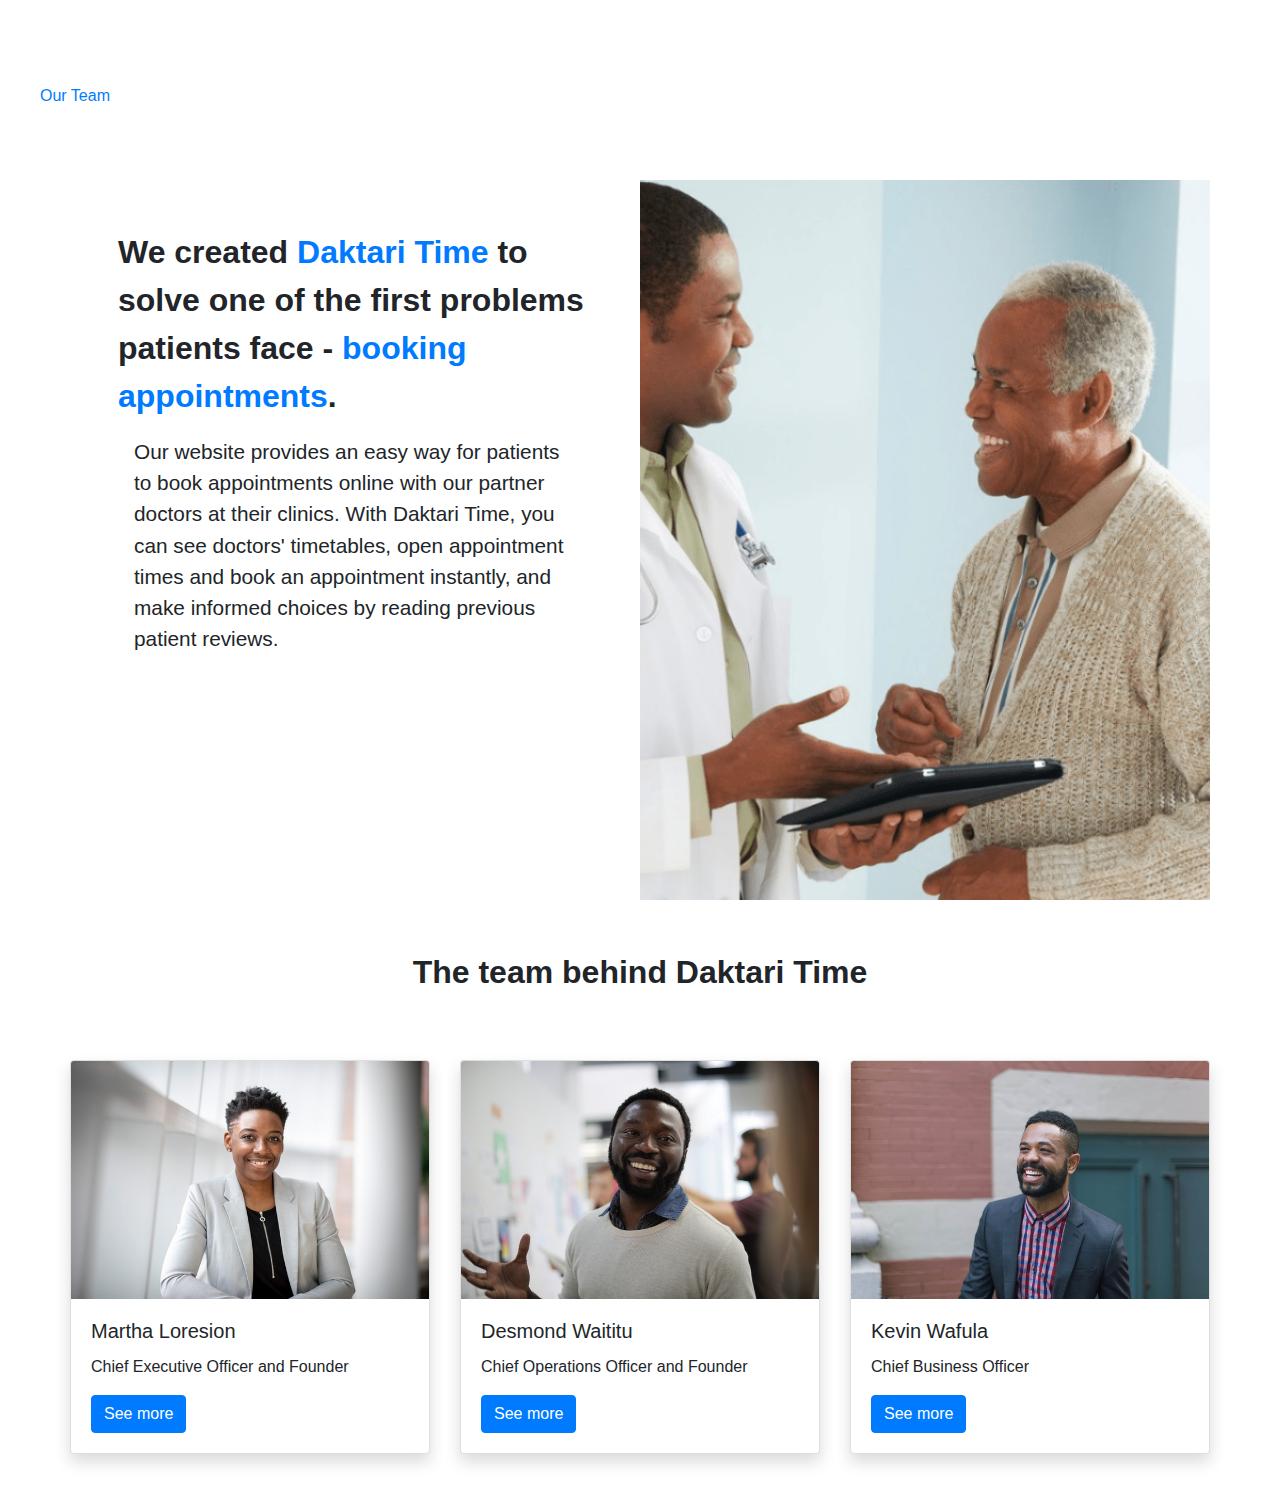
<file: aboutus.html>
<!DOCTYPE html>
<html lang="en">

<head>
	<meta charset="UTF-8">
	<meta name="viewport" content="width=device-width, initial-scale=1.0">
	<meta http-equiv="X-UA-Compatible" content="ie=edge">
	<link rel="stylesheet" href="https://stackpath.bootstrapcdn.com/bootstrap/4.3.1/css/bootstrap.min.css"
		integrity="sha384-ggOyR0iXCbMQv3Xipma34MD+dH/1fQ784/j6cY/iJTQUOhcWr7x9JvoRxT2MZw1T" crossorigin="anonymous">
	<link rel="stylesheet" href="css/styles.css" type="text/css">

	<script src="https://code.jquery.com/jquery-3.4.1.js"
		integrity="sha256-WpOohJOqMqqyKL9FccASB9O0KwACQJpFTUBLTYOVvVU=" crossorigin="anonymous"></script>
	<script src="js/scripts.js"></script>
	<title>Daktari Time/ About Us</title>
</head>

<body>
	
        <!--Navbar -->
        <nav class="mb-1 navbar sticky-top navbar-expand-lg navbar-dark info-color lighten-1">
            <a class="navbar-brand" href="index.html">Daktari Time</a>
            <button class="navbar-toggler" type="button" data-toggle="collapse"
                data-target="#navbarSupportedContent-555" aria-controls="navbarSupportedContent-555"
                aria-expanded="false" aria-label="Toggle navigation">
                <span class="navbar-toggler-icon"></span>
            </button>
            <div class="collapse navbar-collapse" id="navbarSupportedContent-555">
                <ul class="navbar-nav mr-auto">
                    <li class="nav-item active">
                        <a class="nav-link" href="index.html">Home
                            <span class="sr-only">(current)</span>
                        </a>
                    </li>
                    <li class="nav-item">
                        <a class="nav-link" href="aboutus.html">About</a>
                    </li>
                    <li class="nav-item">
                        <a class="nav-link" href="contact.html">Contacts</a>
                    </li>

                    <li class="nav-item dropdown">
                        <a class="nav-link dropdown-toggle" id="navbarDropdownMenuLink-555" data-toggle="dropdown"
                            aria-haspopup="true" aria-expanded="false" href="specialists.html">Specialists
                        </a>
                        <div class="dropdown-menu dropdown-secondary" aria-labelledby="navbarDropdownMenuLink-555">
                            <a class="dropdown-item" href="specialists.html" id="onco">Oncologists</a>
                            <a class="dropdown-item" href="specialists.html" id="gynae">Gynacologists</a>
                            <a class="dropdown-item" href="specialists.html" id="paed">Paediatricians</a>
                        </div>
                    </li>
                </ul>
                <ul class="navbar-nav ml-auto nav-flex-icons">
                    <li class="nav-item">
                        <a class="nav-link waves-effect waves-light">1
                            <i class="fas fa-envelope"></i>
                        </a>
                    </li>
                    <li class="nav-item dropdown">
                        <a class="nav-link dropdown-toggle" id="navbarDropdownMenuLink-4" data-toggle="dropdown"
                            aria-haspopup="true" aria-expanded="false">
                            <i class="fas fa-user"></i> Profile </a>
                        <div class="dropdown-menu dropdown-menu-right dropdown-info"
                            aria-labelledby="navbarDropdownMenuLink-4">
                            <a class="dropdown-item" href="#">My account</a>
                            <a class="dropdown-item" href="#">Log out</a>
                        </div>
                    </li>
                </ul>
            </div>
        </nav>
        <!-- navbar -->
	<nav class="navbar-nav navbar-expand-lg">
		<ul class="mt-3">
			<li class="navbar-text"><a href="#team">Our Team</a></li>
		</ul>
	</nav>

	<div class="container">
		<div class="row my-5 about-us">
			<div class="col-md-6 p-5">
				<p class="lead">We created <span class="text-primary">Daktari Time</span> to solve one of the first
					problems patients face - <span class="text-primary">booking appointments</span>.</p>
				<p class="about-text m-3">Our website provides an easy way for patients to book appointments online with
					our partner doctors at their clinics. With Daktari Time, you can see doctors' timetables, open
					appointment times and book an appointment instantly, and make informed choices by reading previous
					patient reviews.</p>
			</div>
			<div class="col-md-6 about-image"></div>
		</div>
		<div class="row my-5 justify-content-center" id="team">
			<p class="lead">The team behind Daktari Time</p>
		</div>

		<div class="row mb-5">
			<div class="card-deck">
				<div class="card shadow">
					<img class="card-img-top" src="images/team/martha.jpg" alt="CEO Martha">
					<div class="card-body">
						<h5 class="card-title">Martha Loresion</h5>
						<p class="card-text">Chief Executive Officer and Founder</p>
						<button class="btn btn-primary" id="worker1">See more</button>
						<p class="card-text mt-1" id="comment1">Growing up in a family of doctors has helped me be
							conversant with how patients feel when going to hospital and their appointments are
							cancelled or the doctors are not around. I founded Daktari Time to solve this problem.</p>
					</div>
				</div>
				<div class="card shadow">
					<img class="card-img-top" src="images/team/desmond.jpg" alt="Desmond Waititu">
					<div class="card-body">
						<h5 class="card-title">Desmond Waititu</h5>
						<p class="card-text">Chief Operations Officer and Founder</p>
						<button class="btn btn-primary" id="worker2">See more</button>
						<p class="card-text mt-1" id="comment2">Who said staying in long queues at the hospital is
							enjoyable! Daktari Time easens the burden and I'm glad to be part of this team.</p>
					</div>
				</div>
				<div class="card shadow">
					<img class="card-img-top" src="images/team/kevin.jpg" alt="Kevin Wafula">
					<div class="card-body">
						<h5 class="card-title">Kevin Wafula</h5>
						<p class="card-text">Chief Business Officer</p>
						<button class="btn btn-primary" id="worker3">See more</button>
						<p class=" card-text mt-1" id="comment3">Putting myself in patients' shoes, I joined Daktari
							Time to make it easier for them to access professional healthcare in a timely manner.</p>
					</div>
				</div>
			</div>
		</div>

	</div>

</body>

</html>
</file>
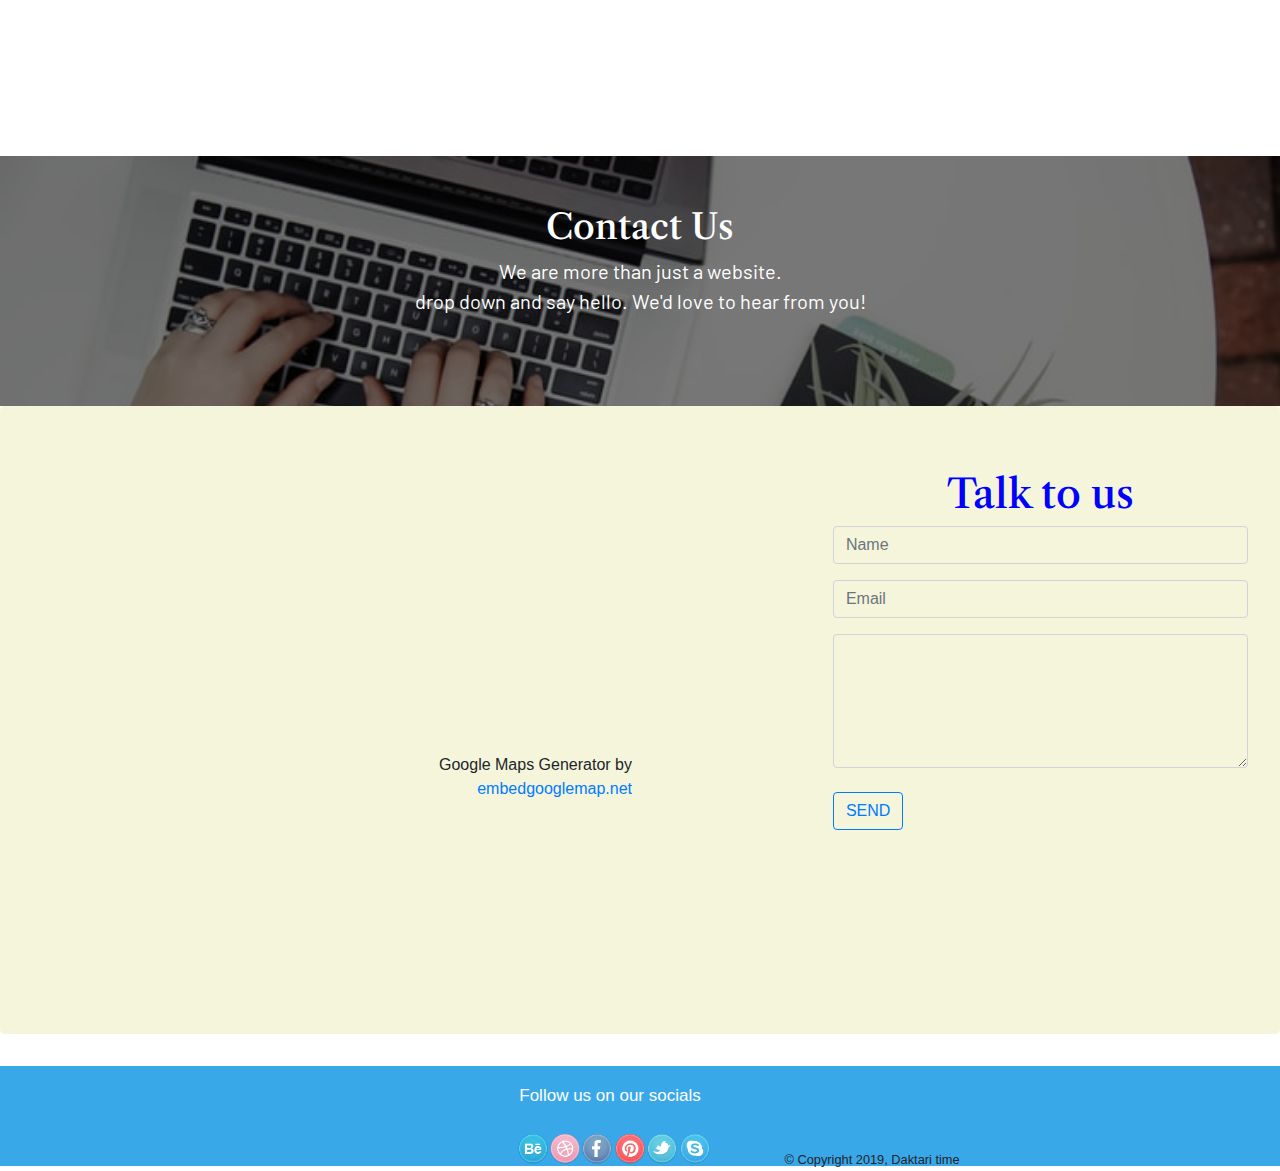
<file: contact.html>
<!DOCTYPE html>
<html lang="en">
<head>
    <link rel="stylesheet" href="https://stackpath.bootstrapcdn.com/bootstrap/4.3.1/css/bootstrap.min.css" integrity="sha384-ggOyR0iXCbMQv3Xipma34MD+dH/1fQ784/j6cY/iJTQUOhcWr7x9JvoRxT2MZw1T" crossorigin="anonymous">
    <link rel="stylesheet" href="css/styles.css" type="text/css">
    <script
    src="https://code.jquery.com/jquery-3.4.1.js"
    integrity="sha256-WpOohJOqMqqyKL9FccASB9O0KwACQJpFTUBLTYOVvVU="
    crossorigin="anonymous"></script>
    <script src="js/scripts.js"></script>
    <link href="https://fonts.googleapis.com/css?family=Merriweather+Sans&display=swap" rel="stylesheet">
    <link href="https://fonts.googleapis.com/css?family=Merriweather+Sans|Rajdhani&display=swap" rel="stylesheet">
    <link href="https://fonts.googleapis.com/css?family=Farro&display=swap" rel="stylesheet">
    <link href="https://fonts.googleapis.com/css?family=Libre+Caslon+Text|Lobster&display=swap" rel="stylesheet">
    <link href="https://fonts.googleapis.com/css?family=Barlow&display=swap" rel="stylesheet">

    <title>Daktari Time</title>
</head>
<body>
    
        <!--Navbar -->
        <nav class="mb-1 navbar sticky-top navbar-expand-lg navbar-dark info-color lighten-1">
            <a class="navbar-brand" href="index.html">Daktari Time</a>
            <button class="navbar-toggler" type="button" data-toggle="collapse"
                data-target="#navbarSupportedContent-555" aria-controls="navbarSupportedContent-555"
                aria-expanded="false" aria-label="Toggle navigation">
                <span class="navbar-toggler-icon"></span>
            </button>
            <div class="collapse navbar-collapse" id="navbarSupportedContent-555">
                <ul class="navbar-nav mr-auto">
                    <li class="nav-item active">
                        <a class="nav-link" href="index.html">Home
                            <span class="sr-only">(current)</span>
                        </a>
                    </li>
                    <li class="nav-item">
                        <a class="nav-link" href="aboutus.html">About</a>
                    </li>
                    <li class="nav-item">
                        <a class="nav-link" href="contact.html">Contacts</a>
                    </li>

                    <li class="nav-item dropdown">
                        <a class="nav-link dropdown-toggle" id="navbarDropdownMenuLink-555" data-toggle="dropdown"
                            aria-haspopup="true" aria-expanded="false" href="specialists.html">Specialists
                        </a>
                        <div class="dropdown-menu dropdown-secondary" aria-labelledby="navbarDropdownMenuLink-555">
                            <a class="dropdown-item" href="specialists.html" id="onco">Oncologists</a>
                            <a class="dropdown-item" href="specialists.html" id="gynae">Gynacologists</a>
                            <a class="dropdown-item" href="specialists.html" id="paed">Paediatricians</a>
                        </div>
                    </li>
                </ul>
                <ul class="navbar-nav ml-auto nav-flex-icons">
                    <li class="nav-item">
                        <a class="nav-link waves-effect waves-light">1
                            <i class="fas fa-envelope"></i>
                        </a>
                    </li>
                    <li class="nav-item dropdown">
                        <a class="nav-link dropdown-toggle" id="navbarDropdownMenuLink-4" data-toggle="dropdown"
                            aria-haspopup="true" aria-expanded="false">
                            <i class="fas fa-user"></i> Profile </a>
                        <div class="dropdown-menu dropdown-menu-right dropdown-info"
                            aria-labelledby="navbarDropdownMenuLink-4">
                            <a class="dropdown-item" href="#">My account</a>
                            <a class="dropdown-item" href="#">Log out</a>
                        </div>
                    </li>
                </ul>
            </div>
        </nav>
        <!-- navbar -->
    <div id="contact" class="container-fluid">
        <div class="overlay">
            <h1 class="contactus">Contact Us</h1>
            <p class="contactparag">We are more than just a website. <br>
                drop down and say hello. We'd love to hear from you!
            </p>
        </div>
    </div>
    <div id="jumbo" class="jumbotron">
        <div class="row">
            <div class="col-md-6">
                <div class="slideshow-container">
                    <div class="mySlides">
                        <div class="mapouter">
                            <div class="gmap_canvas"><iframe width="400" height="300" id="gmap_canvas"
                                    src="https://maps.google.com/maps?q=ngong%20road&t=&z=13&ie=UTF8&iwloc=&output=embed"
                                    frameborder="0" scrolling="no" marginheight="0" marginwidth="0"></iframe>Google Maps
                                Generator by
                                <a href="https://www.embedgooglemap.net">embedgooglemap.net</a></div>
                            <style>
                                .mapouter {
                                    position: relative;
                                    text-align: right;
                                    height: 500px;
                                    width: 600px;
                                }
                                .gmap_canvas {
                                    overflow: hidden;
                                    background: none !important;
                                    height: 500px;
                                    width: 600px;
                                }
                            </style>
                        </div>
                    </div>
                    <div class="mySlides">
                    </div>

                </div>
            </div>

            <div class="col-md-6">
                <form name="commentForm" onsubmit="return myForm()">
                    <h1 class="talk"> Talk to us</h1>
                    <div class="form-group">
                        <input type="text" class="form-control" id="name" name="entername" placeholder="Name">
                    </div>
                    <div class="form-group">
                        <input type="email" class="form-control" id="email" name="enteremail" placeholder="Email">
                    </div>
                    <textarea class="form-control" rows="5" id="comment" name="entercomment"></textarea><br>
                    <button type="submit" class="btn btn-outline-primary">SEND</button>
                </form>

            </div>
        </div>
    </div>
    <footer>
        <h2 class="follow">Follow us on our socials</h2>
        <div id="icons" class="row">
            <div class="col-md-3"></div>
            <div class="col-md-1"><a href="https://www.behance.net/" target="_blank"><img
                        src="images/social_icons/behance.png" width="30" height="30"></a></div>
            <div class="col-md-1"><a href="https://dribbble.com/" target="_blank"><img
                        src="images/social_icons/dribble.png" width="30" height="30"></a></div>
            <div class="col-md-1"><a href="https://www.facebook.com/" target="_blank"><img
                        src="images/social_icons/facebook.png" width="30" height="30"></a></div>
            <div class="col-md-1"><a href="https://www.pinterest.com/" target="_blank"><img
                        src="images/social_icons/pinterest.png" width="30" height="30"></a></div>
            <div class="col-md-1"><a href="https://twitter.com/home" target="_blank"><img
                        src="images/social_icons/twitter.png" width="30" height="30"></a></div>
            <div class="col-md-1"><a href="https://www.skype.com/en/" target="_blank"><img
                        src="images/social_icons/skype.png" width="30" height="30"></a></div>
        </div>
        <small>&copy; Copyright 2019, Daktari time</small>

    </footer>
















  




</body>





</html>

</body>

</body>

</html>
</file>
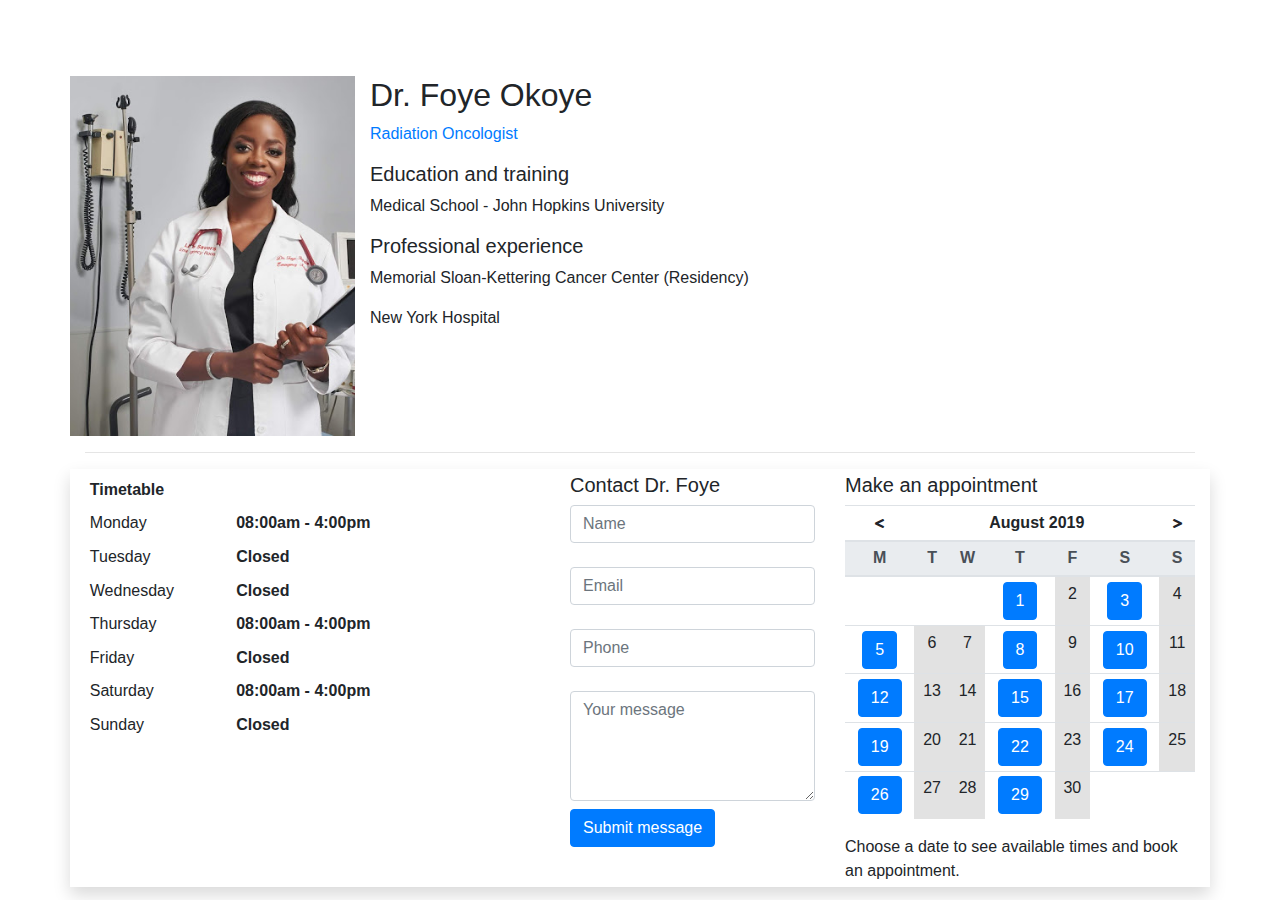
<file: drfoye.html>
<!DOCTYPE html>
<html lang="en">

<head>
	<meta charset="UTF-8">
	<meta name="viewport" content="width=device-width, initial-scale=1.0">
	<meta http-equiv="X-UA-Compatible" content="ie=edge">
	<link rel="stylesheet" href="https://stackpath.bootstrapcdn.com/bootstrap/4.3.1/css/bootstrap.min.css"
		integrity="sha384-ggOyR0iXCbMQv3Xipma34MD+dH/1fQ784/j6cY/iJTQUOhcWr7x9JvoRxT2MZw1T" crossorigin="anonymous">
	<link rel="stylesheet" href="css/styles.css" type="text/css">
	<link rel="stylesheet" href="css/all.css">
	<script src="https://code.jquery.com/jquery-3.4.1.js"
		integrity="sha256-WpOohJOqMqqyKL9FccASB9O0KwACQJpFTUBLTYOVvVU=" crossorigin="anonymous"></script>
	<script src="js/scripts.js"></script>
	<title>Daktari Time/Our Specialits</title>
</head>

<body>
		<nav class="mb-1 navbar navbar-expand-lg navbar-dark info-color lighten-1">
				<a class="navbar-brand" href="index.html">Daktari Time</a>
				<button class="navbar-toggler" type="button" data-toggle="collapse" data-target="#navbarSupportedContent-555"
				  aria-controls="navbarSupportedContent-555" aria-expanded="false" aria-label="Toggle navigation">
				  <span class="navbar-toggler-icon"></span>
				</button>
				<div class="collapse navbar-collapse" id="navbarSupportedContent-555">
				  <ul class="navbar-nav mr-auto">
					<li class="nav-item active">
					  <a class="nav-link" href="index.html">Home
						<span class="sr-only">(current)</span>
					  </a>
					</li>
					<li class="nav-item">
					  <a class="nav-link" href="aboutus.html">About</a>
					</li>
					<li class="nav-item">
							<a class="nav-link" href="contact.html">Contacts</a>
						  </li>
				  
					<li class="nav-item dropdown">
					  <a class="nav-link dropdown-toggle" id="navbarDropdownMenuLink-555" data-toggle="dropdown"
						aria-haspopup="true" aria-expanded="false" href="specialists.html">Specialists
					  </a>
					  <div class="dropdown-menu dropdown-secondary" aria-labelledby="navbarDropdownMenuLink-555">
						<a class="dropdown-item" href="specialists.html" id="onco">Oncologists</a>
						<a class="dropdown-item" href="specialists.html" id="gynae">Gynacologists</a>
						<a class="dropdown-item" href="specialists.html" id="paed">Paediatricians</a>
					  </div>
					</li>
				  </ul>
				  <ul class="navbar-nav ml-auto nav-flex-icons">
					<li class="nav-item">
					  <a class="nav-link waves-effect waves-light">1
						<i class="fas fa-envelope"></i>
					  </a>
					</li>
					<li class="nav-item dropdown">
							<a class="nav-link dropdown-toggle" id="navbarDropdownMenuLink-4" data-toggle="dropdown"
							  aria-haspopup="true" aria-expanded="false">
							  <i class="fas fa-user"></i> Profile </a>
							<div class="dropdown-menu dropdown-menu-right dropdown-info" aria-labelledby="navbarDropdownMenuLink-4">
							  <a class="dropdown-item" href="#">My account</a>
							  <a class="dropdown-item" href="#">Log out</a>
							</div>
						  </li>
				  </ul>
				</div>
			  </nav>
			  <!--/.Navbar -->
			<!-- navbar -->
	<div class="container pt-3">
		<div class="row my-0">
			<div class="col-md-3 foyeimage">
			</div>
			<div class="col-md-7">
				<h2>Dr. Foye Okoye</h2>
				<p class="text-primary">Radiation Oncologist</p>
				<h5>Education and training</h5>
				<p>Medical School - John Hopkins University</p>
				<p></p>
				<h5>Professional experience</h5>
				<p>Memorial Sloan-Kettering Cancer Center (Residency)</p>
				<p class="my-">New York Hospital</p>
			</div>
		</div>
		<hr>
		<div class="row my-0 shadow">
			<div class="col-md-4 mt-1">
				<table class="table table-borderless table-sm">
					<thead class="my-0">
						<tr>
							<th scope="col">Timetable</th>
							<th scope="col"></th>
							<th scope="col"></th>
						</tr>
					</thead>
					<tbody>
						<tr>
							<td class="font-weight-light">Monday</td>
							<td></td>
							<td class="font-weight-bold">08:00am - 4:00pm</td>
						</tr>
						<tr>
							<td class="font-weight-light">Tuesday</td>
							<td></td>
							<td class="font-weight-bold">Closed</td>
						</tr>
						<tr>
							<td class="font-weight-light">Wednesday</td>
							<td></td>
							<td class="font-weight-bold">Closed</td>
						</tr>
						<tr>
							<td class="font-weight-light">Thursday</td>
							<td></td>
							<td class="font-weight-bold">08:00am - 4:00pm</td>
						</tr>
						<tr>
							<td class="font-weight-light">Friday</td>
							<td></td>
							<td class="font-weight-bold">Closed</td>
						</tr>
						<tr>
							<td class="font-weight-light">Saturday</td>
							<td></td>
							<td class="font-weight-bold">08:00am - 4:00pm</td>
						</tr>
						<tr>
							<td class="font-weight-light">Sunday</td>
							<td></td>
							<td class="font-weight-bold">Closed</td>
						</tr>
					</tbody>
				</table>
			</div>

			<div class="col-md-4 mt-1">
				<form id="details">
					<h5 class="mb-2">Contact Dr. Foye</h5>
					<div class="form-group">
						<input type="text" name="name" class="form-control" id="letters" placeholder="Name" required>
						<label class="form-check-label"></label>
						<input type="email" name="email" class="form-control" id="address" placeholder="Email" required>
						<label class="form-check-label"></label>
						<input type="number" name="phone" class="form-control" id="mobile" placeholder="Phone" required>
						<label class="form-check-label"></label>
						<textarea class="form-control" name="message" id="message" cols="5" rows="4"
							placeholder="Your message" required></textarea>
						<button id="questionDoctor" type="submit" class="btn btn-primary mt-2">Submit message</button>
					</div>
				</form>
				<p class="show-details"></p>
			</div>
			<div class="col-md-4 mt-1">
				<h5>Make an appointment</h5>
				<table class="table table-sm table-bordred text-center">
					<thead>
						<tr>
							<th><i class="fas fa-less-than fa-xs"></i></th>
							<th colspan="5">August 2019</th>
							<th><i class="fas fa-greater-than fa-xs"></i></th>
						</tr>
					</thead>
					<thead class="thead-light">
						<tr>
							<th>M</th>
							<th>T</th>
							<th>W</th>
							<th>T</th>
							<th>F</th>
							<th>S</th>
							<th>S</th>
						</tr>
					</thead>
					<tbody>
						<tr>
							<td></td>
							<td></td>
							<td></td>
							<td><button class="btn btn-primary" id="day1">1</button></td>
							<td class="absent">2</td>
							<td><button class="btn btn-primary" id="day3">3</button></td>
							<td class="absent">4</td>
						</tr>
						<tr>
							<td><button class="btn btn-primary" id="day5">5</button></td>
							<td class="absent">6</td>
							<td class="absent">7</td>
							<td><button class="btn btn-primary" id="day8">8</button></td>
							<td class="absent">9</td>
							<td><button class="btn btn-primary" id="day10">10</button></td>
							<td class="absent">11</td>
						</tr>
						<tr>
							<td><button class="btn btn-primary" id="day12">12</button></td>
							<td class="absent">13</td>
							<td class="absent">14</td>
							<td><button class="btn btn-primary" id="day15">15</button></td>
							<td class="absent">16</td>
							<td><button class="btn btn-primary" id="day17">17</button></td>
							<td class="absent">18</td>
						</tr>
						<tr>
							<td><button class="btn btn-primary" id="day19">19</button></td>
							<td class="absent">20</td>
							<td class="absent">21</td>
							<td><button class="btn btn-primary" id="day22">22</button></td>
							<td class="absent">23</td>
							<td><button class="btn btn-primary" id="day24">24</button></td>
							<td class="absent">25</td>
						</tr>
						<tr>
							<td><button class="btn btn-primary" id="day26">26</button></td>
							<td class="absent">27</td>
							<td class="absent">28</td>
							<td><button class="btn btn-primary" id="day29">29</button></td>
							<td class="absent">30</td>
							<td></td>
							<td></td>
						</tr>
					</tbody>
				</table>
				<p class="my-1" id="choose">Choose a date to see available times and book an appointment.</p>
				<!--				<button type="button" id="book" class="btn btn-outline-primary">Book appointment</button>-->
				<div class="time my-1">
					<button type="button" id="book1" class="btn btn-primary btn-sm">8:00am</button>
					<button type="button" id="book2" class="btn btn-primary btn-sm">9:00am</button>
					<button type="button" id="book3" class="btn btn-primary btn-sm">11:00am</button>
					<button type="button" id="book4" class="btn btn-primary btn-sm">02:00pm</button>
					<button type="button" id="book5" class="btn btn-primary btn-sm mt-1">4:00pm</button>
				</div>
				<div id="p" class="my-1"></div>
			</div>
		</div>

	</div>


</body>


</html>
</file>
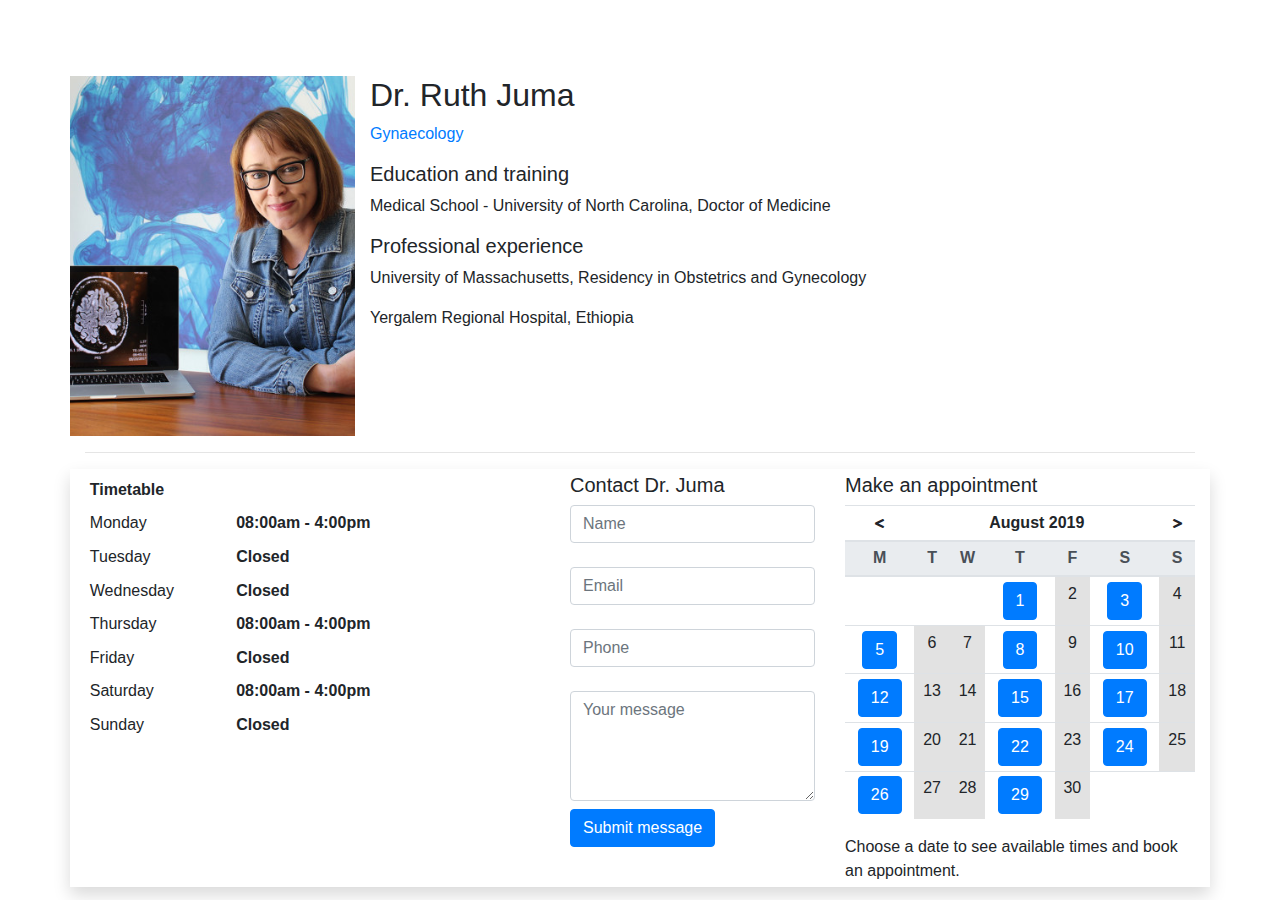
<file: drjuma.html>
<!DOCTYPE html>
<html lang="en">

<head>
	<meta charset="UTF-8">
	<meta name="viewport" content="width=device-width, initial-scale=1.0">
	<meta http-equiv="X-UA-Compatible" content="ie=edge">
	<link rel="stylesheet" href="https://stackpath.bootstrapcdn.com/bootstrap/4.3.1/css/bootstrap.min.css"
		integrity="sha384-ggOyR0iXCbMQv3Xipma34MD+dH/1fQ784/j6cY/iJTQUOhcWr7x9JvoRxT2MZw1T" crossorigin="anonymous">
	<link rel="stylesheet" href="css/styles.css" type="text/css">
	<link rel="stylesheet" href="css/all.css">
	<script src="https://code.jquery.com/jquery-3.4.1.js"
		integrity="sha256-WpOohJOqMqqyKL9FccASB9O0KwACQJpFTUBLTYOVvVU=" crossorigin="anonymous"></script>
	<script src="js/scripts.js"></script>
	<title>Daktari Time/Our Specialits</title>
</head>

<body>
		<nav class="mb-1 navbar navbar-expand-lg navbar-dark info-color lighten-1">
				<a class="navbar-brand" href="index.html">Daktari Time</a>
				<button class="navbar-toggler" type="button" data-toggle="collapse" data-target="#navbarSupportedContent-555"
				  aria-controls="navbarSupportedContent-555" aria-expanded="false" aria-label="Toggle navigation">
				  <span class="navbar-toggler-icon"></span>
				</button>
				<div class="collapse navbar-collapse" id="navbarSupportedContent-555">
				  <ul class="navbar-nav mr-auto">
					<li class="nav-item active">
					  <a class="nav-link" href="index.html">Home
						<span class="sr-only">(current)</span>
					  </a>
					</li>
					<li class="nav-item">
					  <a class="nav-link" href="aboutus.html">About</a>
					</li>
					<li class="nav-item">
							<a class="nav-link" href="contact.html">Contacts</a>
						  </li>
				  
					<li class="nav-item dropdown">
					  <a class="nav-link dropdown-toggle" id="navbarDropdownMenuLink-555" data-toggle="dropdown"
						aria-haspopup="true" aria-expanded="false" href="specialists.html">Specialists
					  </a>
					  <div class="dropdown-menu dropdown-secondary" aria-labelledby="navbarDropdownMenuLink-555">
						<a class="dropdown-item" href="specialists.html" id="onco">Oncologists</a>
						<a class="dropdown-item" href="specialists.html" id="gynae">Gynacologists</a>
						<a class="dropdown-item" href="specialists.html" id="paed">Paediatricians</a>
					  </div>
					</li>
				  </ul>
				  <ul class="navbar-nav ml-auto nav-flex-icons">
					<li class="nav-item">
					  <a class="nav-link waves-effect waves-light">1
						<i class="fas fa-envelope"></i>
					  </a>
					</li>
					<li class="nav-item dropdown">
							<a class="nav-link dropdown-toggle" id="navbarDropdownMenuLink-4" data-toggle="dropdown"
							  aria-haspopup="true" aria-expanded="false">
							  <i class="fas fa-user"></i> Profile </a>
							<div class="dropdown-menu dropdown-menu-right dropdown-info" aria-labelledby="navbarDropdownMenuLink-4">
							  <a class="dropdown-item" href="#">My account</a>
							  <a class="dropdown-item" href="#">Log out</a>
							</div>
						  </li>
				  </ul>
				</div>
			  </nav>
			  <!--/.Navbar -->
			<!-- navbar -->
	<div class="container pt-3">
		<div class="row my-0">
			<div class="col-md-3 ruthimage">
			</div>
			<div class="col-md-7">
				<h2>Dr. Ruth Juma</h2>
				<p class="text-primary">Gynaecology</p>
				<h5>Education and training</h5>
				<p>Medical School - University of North Carolina, Doctor of Medicine</p>
				<h5>Professional experience</h5>
				<p>University of Massachusetts, Residency in Obstetrics and Gynecology</p>
				<p>Yergalem Regional Hospital, Ethiopia</p>
			</div>
		</div>
		<hr>
		<div class="row my-0 shadow">
			<div class="col-md-4 mt-1">
				<table class="table table-borderless table-sm">
					<thead class="my-0">
						<tr>
							<th scope="col">Timetable</th>
							<th scope="col"></th>
							<th scope="col"></th>
						</tr>
					</thead>
					<tbody>
						<tr>
							<td class="font-weight-light">Monday</td>
							<td></td>
							<td class="font-weight-bold">08:00am - 4:00pm</td>
						</tr>
						<tr>
							<td class="font-weight-light">Tuesday</td>
							<td></td>
							<td class="font-weight-bold">Closed</td>
						</tr>
						<tr>
							<td class="font-weight-light">Wednesday</td>
							<td></td>
							<td class="font-weight-bold">Closed</td>
						</tr>
						<tr>
							<td class="font-weight-light">Thursday</td>
							<td></td>
							<td class="font-weight-bold">08:00am - 4:00pm</td>
						</tr>
						<tr>
							<td class="font-weight-light">Friday</td>
							<td></td>
							<td class="font-weight-bold">Closed</td>
						</tr>
						<tr>
							<td class="font-weight-light">Saturday</td>
							<td></td>
							<td class="font-weight-bold">08:00am - 4:00pm</td>
						</tr>
						<tr>
							<td class="font-weight-light">Sunday</td>
							<td></td>
							<td class="font-weight-bold">Closed</td>
						</tr>
					</tbody>
				</table>
			</div>

			<div class="col-md-4 mt-1">
				<form id="details">
					<h5 class="mb-2">Contact Dr. Juma</h5>
					<div class="form-group">
						<input type="text" name="name" class="form-control" id="letters" placeholder="Name" required>
						<label class="form-check-label"></label>
						<input type="email" name="email" class="form-control" id="address" placeholder="Email" required>
						<label class="form-check-label"></label>
						<input type="number" name="phone" class="form-control" id="mobile" placeholder="Phone" required>
						<label class="form-check-label"></label>
						<textarea class="form-control" name="message" id="message" cols="5" rows="4"
							placeholder="Your message" required></textarea>
						<button id="questionDoctor" type="submit" class="btn btn-primary mt-2">Submit message</button>
					</div>
				</form>
				<p class="show-details"></p>
			</div>
			<div class="col-md-4 mt-1">
				<h5>Make an appointment</h5>
				<table class="table table-sm table-bordred text-center">
					<thead>
						<tr>
							<th><i class="fas fa-less-than fa-xs"></i></th>
							<th colspan="5">August 2019</th>
							<th><i class="fas fa-greater-than fa-xs"></i></th>
						</tr>
					</thead>
					<thead class="thead-light">
						<tr>
							<th>M</th>
							<th>T</th>
							<th>W</th>
							<th>T</th>
							<th>F</th>
							<th>S</th>
							<th>S</th>
						</tr>
					</thead>
					<tbody>
						<tr>
							<td></td>
							<td></td>
							<td></td>
							<td><button class="btn btn-primary" id="day1">1</button></td>
							<td class="absent">2</td>
							<td><button class="btn btn-primary" id="day3">3</button></td>
							<td class="absent">4</td>
						</tr>
						<tr>
							<td><button class="btn btn-primary" id="day5">5</button></td>
							<td class="absent">6</td>
							<td class="absent">7</td>
							<td><button class="btn btn-primary" id="day8">8</button></td>
							<td class="absent">9</td>
							<td><button class="btn btn-primary" id="day10">10</button></td>
							<td class="absent">11</td>
						</tr>
						<tr>
							<td><button class="btn btn-primary" id="day12">12</button></td>
							<td class="absent">13</td>
							<td class="absent">14</td>
							<td><button class="btn btn-primary" id="day15">15</button></td>
							<td class="absent">16</td>
							<td><button class="btn btn-primary" id="day17">17</button></td>
							<td class="absent">18</td>
						</tr>
						<tr>
							<td><button class="btn btn-primary" id="day19">19</button></td>
							<td class="absent">20</td>
							<td class="absent">21</td>
							<td><button class="btn btn-primary" id="day22">22</button></td>
							<td class="absent">23</td>
							<td><button class="btn btn-primary" id="day24">24</button></td>
							<td class="absent">25</td>
						</tr>
						<tr>
							<td><button class="btn btn-primary" id="day26">26</button></td>
							<td class="absent">27</td>
							<td class="absent">28</td>
							<td><button class="btn btn-primary" id="day29">29</button></td>
							<td class="absent">30</td>
							<td></td>
							<td></td>
						</tr>
					</tbody>
				</table>
				<p class="my-1" id="choose">Choose a date to see available times and book an appointment.</p>
<!--				<button type="button" id="book" class="btn btn-outline-primary">Book appointment</button>-->
				<div class="time my-1">
					<button type="button" id="book1" class="btn btn-primary btn-sm">8:00am</button>
					<button type="button" id="book2" class="btn btn-primary btn-sm">9:00am</button>
					<button type="button" id="book3" class="btn btn-primary btn-sm">11:00am</button>
					<button type="button" id="book4" class="btn btn-primary btn-sm">02:00pm</button>
					<button type="button" id="book5" class="btn btn-primary btn-sm mt-1">4:00pm</button>
				</div>
				<div id="p" class="my-1"></div>
			</div>
		</div>

	</div>


</body>


</html>
</file>
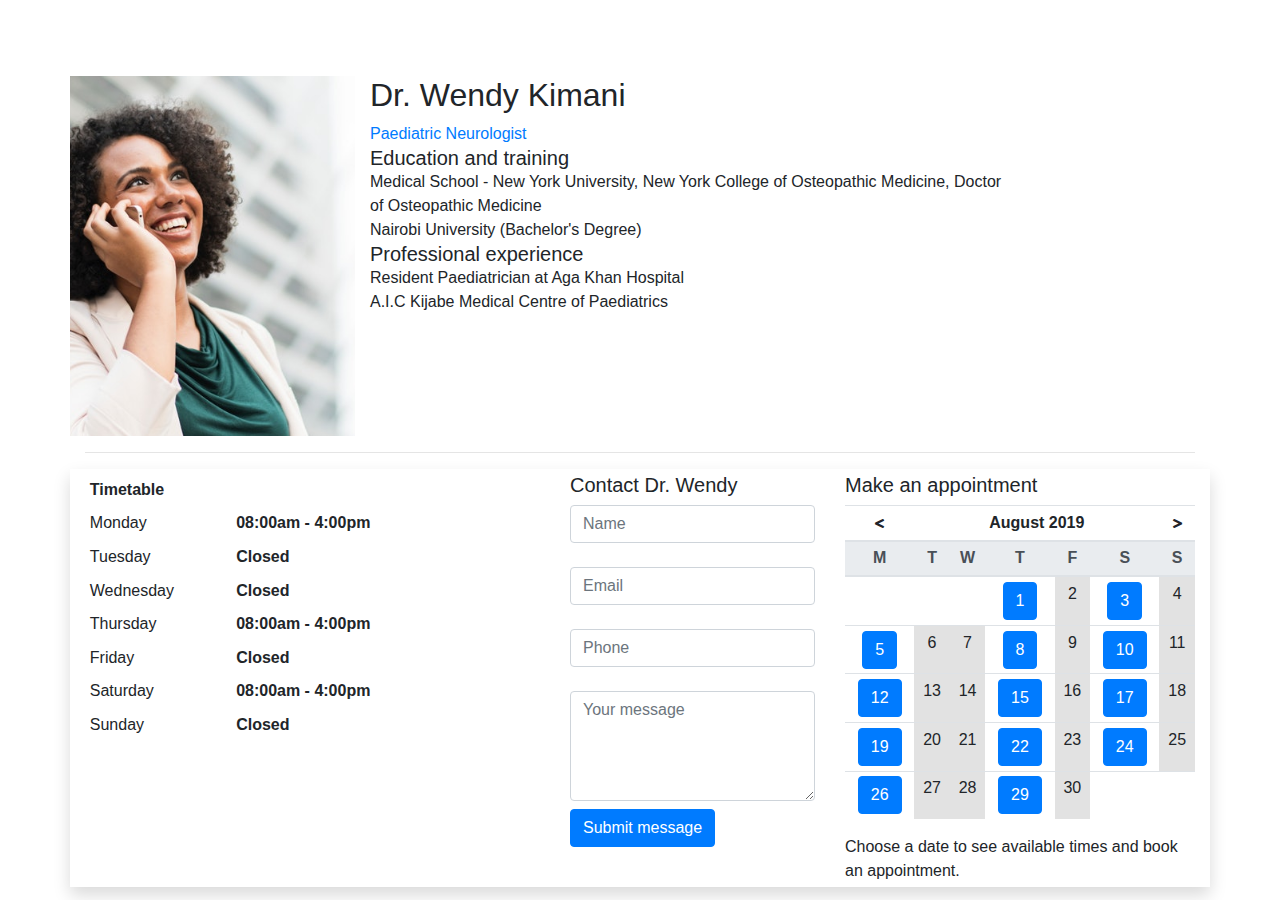
<file: drwendy.html>
<!DOCTYPE html>
<html lang="en">

<head>
	<meta charset="UTF-8">
	<meta name="viewport" content="width=device-width, initial-scale=1.0">
	<meta http-equiv="X-UA-Compatible" content="ie=edge">
	<link rel="stylesheet" href="https://stackpath.bootstrapcdn.com/bootstrap/4.3.1/css/bootstrap.min.css" integrity="sha384-ggOyR0iXCbMQv3Xipma34MD+dH/1fQ784/j6cY/iJTQUOhcWr7x9JvoRxT2MZw1T" crossorigin="anonymous">
	<link rel="stylesheet" href="css/styles.css" type="text/css">
	<link rel="stylesheet" href="css/all.css">
	<script src="https://code.jquery.com/jquery-3.4.1.js" integrity="sha256-WpOohJOqMqqyKL9FccASB9O0KwACQJpFTUBLTYOVvVU=" crossorigin="anonymous"></script>
	<script src="js/scripts.js"></script>
	<title>Daktari Time/Our Specialits</title>
</head>

<body>
		<nav class="mb-1 navbar navbar-expand-lg navbar-dark info-color lighten-1">
				<a class="navbar-brand" href="index.html">Daktari Time</a>
				<button class="navbar-toggler" type="button" data-toggle="collapse" data-target="#navbarSupportedContent-555"
				  aria-controls="navbarSupportedContent-555" aria-expanded="false" aria-label="Toggle navigation">
				  <span class="navbar-toggler-icon"></span>
				</button>
				<div class="collapse navbar-collapse" id="navbarSupportedContent-555">
				  <ul class="navbar-nav mr-auto">
					<li class="nav-item active">
					  <a class="nav-link" href="index.html">Home
						<span class="sr-only">(current)</span>
					  </a>
					</li>
					<li class="nav-item">
					  <a class="nav-link" href="aboutus.html">About</a>
					</li>
					<li class="nav-item">
							<a class="nav-link" href="contact.html">Contacts</a>
						  </li>
				  
					<li class="nav-item dropdown">
					  <a class="nav-link dropdown-toggle" id="navbarDropdownMenuLink-555" data-toggle="dropdown"
						aria-haspopup="true" aria-expanded="false" href="specialists.html">Specialists
					  </a>
					  <div class="dropdown-menu dropdown-secondary" aria-labelledby="navbarDropdownMenuLink-555">
						<a class="dropdown-item" href="specialists.html" id="onco">Oncologists</a>
						<a class="dropdown-item" href="specialists.html" id="gynae">Gynacologists</a>
						<a class="dropdown-item" href="specialists.html" id="paed">Paediatricians</a>
					  </div>
					</li>
				  </ul>
				  <ul class="navbar-nav ml-auto nav-flex-icons">
					<li class="nav-item">
					  <a class="nav-link waves-effect waves-light">1
						<i class="fas fa-envelope"></i>
					  </a>
					</li>
					<li class="nav-item dropdown">
							<a class="nav-link dropdown-toggle" id="navbarDropdownMenuLink-4" data-toggle="dropdown"
							  aria-haspopup="true" aria-expanded="false">
							  <i class="fas fa-user"></i> Profile </a>
							<div class="dropdown-menu dropdown-menu-right dropdown-info" aria-labelledby="navbarDropdownMenuLink-4">
							  <a class="dropdown-item" href="#">My account</a>
							  <a class="dropdown-item" href="#">Log out</a>
							</div>
						  </li>
				  </ul>
				</div>
			  </nav>
			  <!--/.Navbar -->
			<!-- navbar -->
	<div class="container pt-3">
		<div class="row my-0">
			<div class="col-md-3 wendyimage">
			</div>
			<div class="col-md-7">
				<h2>Dr. Wendy Kimani</h2>
				<p class="text-primary my-0">Paediatric Neurologist</p>
				<h5 class="my-0">Education and training</h5>
				<p class="my-0">Medical School - New York University, New York College of Osteopathic Medicine, Doctor of Osteopathic Medicine</p>
				<p class="my-0">Nairobi University (Bachelor's Degree)</p>
				<h5 class="my-0">Professional experience</h5>
				<p class="my-0">Resident Paediatrician at Aga Khan Hospital</p>
				<p class="my-">A.I.C Kijabe Medical Centre of Paediatrics</p>
			</div>
		</div>
		<hr>
		<div class="row my-1 shadow">
			<div class="col-md-4 mt-1">
				<table class="table table-borderless table-sm">
					<thead class="my-0">
						<tr>
							<th scope="col">Timetable</th>
							<th scope="col"></th>
							<th scope="col"></th>
						</tr>
					</thead>
					<tbody>
						<tr>
							<td class="font-weight-light">Monday</td>
							<td></td>
							<td class="font-weight-bold">08:00am - 4:00pm</td>
						</tr>
						<tr>
							<td class="font-weight-light">Tuesday</td>
							<td></td>
							<td class="font-weight-bold">Closed</td>
						</tr>
						<tr>
							<td class="font-weight-light">Wednesday</td>
							<td></td>
							<td class="font-weight-bold">Closed</td>
						</tr>
						<tr>
							<td class="font-weight-light">Thursday</td>
							<td></td>
							<td class="font-weight-bold">08:00am - 4:00pm</td>
						</tr>
						<tr>
							<td class="font-weight-light">Friday</td>
							<td></td>
							<td class="font-weight-bold">Closed</td>
						</tr>
						<tr>
							<td class="font-weight-light">Saturday</td>
							<td></td>
							<td class="font-weight-bold">08:00am - 4:00pm</td>
						</tr>
						<tr>
							<td class="font-weight-light">Sunday</td>
							<td></td>
							<td class="font-weight-bold">Closed</td>
						</tr>
					</tbody>
				</table>
			</div>

			<div class="col-md-4 mt-1">
				<form id="details">
					<h5 class="mb-2">Contact Dr. Wendy</h5>
					<div class="form-group">
						<input type="text" name="name" class="form-control" id="letters" placeholder="Name" required>
						<label class="form-check-label"></label>
						<input type="email" name="email" class="form-control" id="address" placeholder="Email" required>
						<label class="form-check-label"></label>
						<input type="number" name="phone" class="form-control" id="mobile" placeholder="Phone" required>
						<label class="form-check-label"></label>
						<textarea class="form-control" name="message" id="message" cols="5" rows="4" placeholder="Your message" required></textarea>
						<button id="questionDoctor" type="submit" class="btn btn-primary mt-2">Submit message</button>
					</div>
				</form>
				<p class="show-details"></p>
			</div>
			<div class="col-md-4 mt-1">
				<h5>Make an appointment</h5>
				<table class="table table-sm table-bordred text-center">
					<thead>
						<tr>
							<th><i class="fas fa-less-than fa-xs"></i></th>
							<th colspan="5">August 2019</th>
							<th><i class="fas fa-greater-than fa-xs"></i></th>
						</tr>
					</thead>
					<thead class="thead-light">
						<tr>
							<th>M</th>
							<th>T</th>
							<th>W</th>
							<th>T</th>
							<th>F</th>
							<th>S</th>
							<th>S</th>
						</tr>
					</thead>
					<tbody>
						<tr>
							<td></td>
							<td></td>
							<td></td>
							<td><button class="btn btn-primary" id="day1">1</button></td>
							<td class="absent">2</td>
							<td><button class="btn btn-primary" id="day3">3</button></td>
							<td class="absent">4</td>
						</tr>
						<tr>
							<td><button class="btn btn-primary" id="day5">5</button></td>
							<td class="absent">6</td>
							<td class="absent">7</td>
							<td><button class="btn btn-primary" id="day8">8</button></td>
							<td class="absent">9</td>
							<td><button class="btn btn-primary" id="day10">10</button></td>
							<td class="absent">11</td>
						</tr>
						<tr>
							<td><button class="btn btn-primary" id="day12">12</button></td>
							<td class="absent">13</td>
							<td class="absent">14</td>
							<td><button class="btn btn-primary" id="day15">15</button></td>
							<td class="absent">16</td>
							<td><button class="btn btn-primary" id="day17">17</button></td>
							<td class="absent">18</td>
						</tr>
						<tr>
							<td><button class="btn btn-primary" id="day19">19</button></td>
							<td class="absent">20</td>
							<td class="absent">21</td>
							<td><button class="btn btn-primary" id="day22">22</button></td>
							<td class="absent">23</td>
							<td><button class="btn btn-primary" id="day24">24</button></td>
							<td class="absent">25</td>
						</tr>
						<tr>
							<td><button class="btn btn-primary" id="day26">26</button></td>
							<td class="absent">27</td>
							<td class="absent">28</td>
							<td><button class="btn btn-primary" id="day29">29</button></td>
							<td class="absent">30</td>
							<td></td>
							<td></td>
						</tr>
					</tbody>
				</table>
				<p class="my-1" id="choose">Choose a date to see available times and book an appointment.</p>
				<div id="p" class="my-1"></div>
<!--				<button type="button" id="book" class="btn btn-outline-primary mb-2">Book appointment</button>-->
				<div class="time my-1">
					<button type="button" id="book1" class="btn btn-primary btn-sm">8:00am</button>
					<button type="button" id="book2" class="btn btn-primary btn-sm">9:00am</button>
					<button type="button" id="book3" class="btn btn-primary btn-sm">11:00am</button>
					<button type="button" id="book4" class="btn btn-primary btn-sm">02:00pm</button>
					<button type="button" id="book5" class="btn btn-primary btn-sm mt-1">4:00pm</button>
				</div>
				
			</div>
		</div>

	</div>


</body>


</html>
</file>
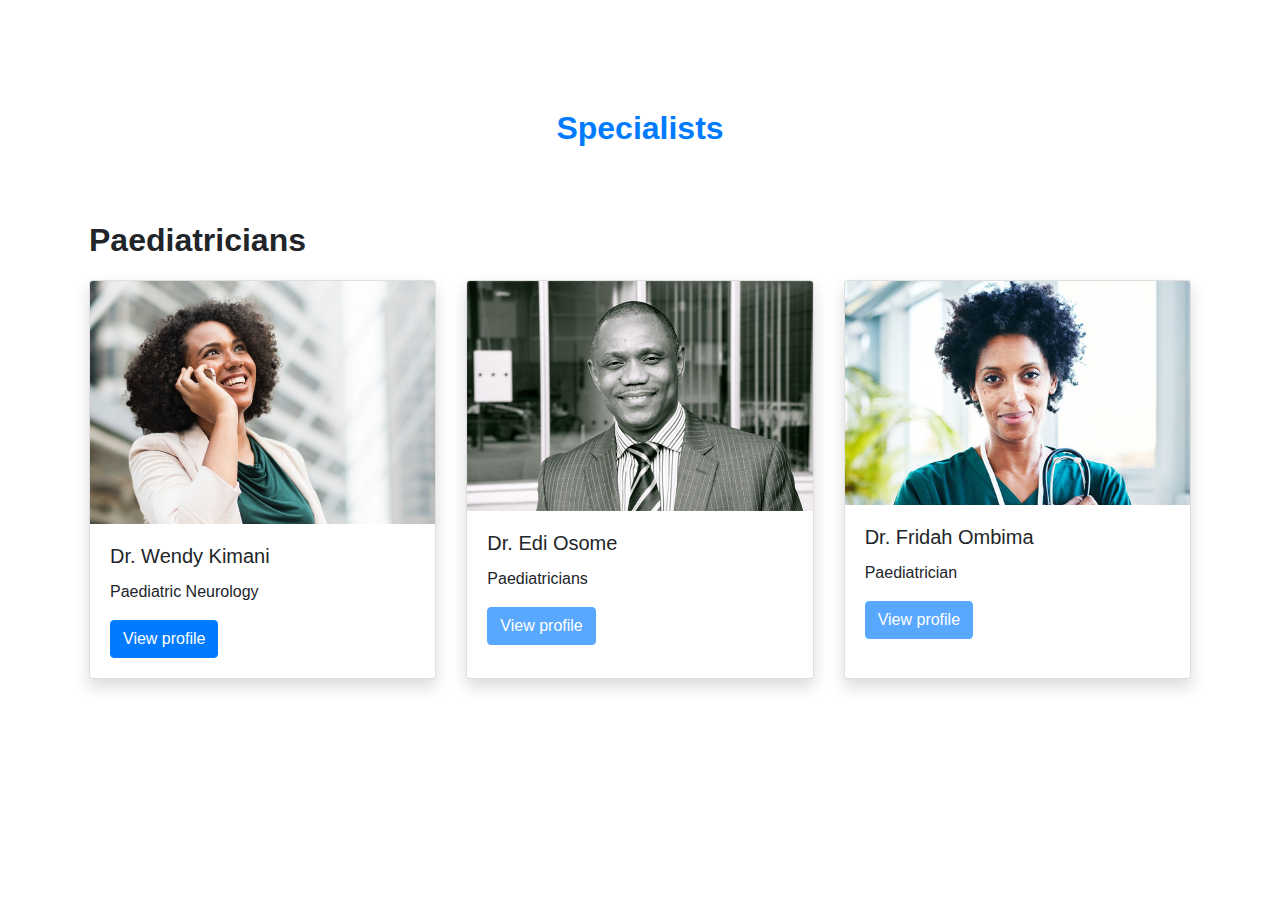
<file: specialists.html>
<!DOCTYPE html>
<html lang="en">

<head>
	<meta charset="UTF-8">
	<meta name="viewport" content="width=device-width, initial-scale=1.0">
	<meta http-equiv="X-UA-Compatible" content="ie=edge">
	<link rel="stylesheet" href="https://stackpath.bootstrapcdn.com/bootstrap/4.3.1/css/bootstrap.min.css" integrity="sha384-ggOyR0iXCbMQv3Xipma34MD+dH/1fQ784/j6cY/iJTQUOhcWr7x9JvoRxT2MZw1T" crossorigin="anonymous">
	<link rel="stylesheet" href="css/styles.css" type="text/css">
	<script src="https://code.jquery.com/jquery-3.4.1.js" integrity="sha256-WpOohJOqMqqyKL9FccASB9O0KwACQJpFTUBLTYOVvVU=" crossorigin="anonymous"></script>
	<script src="js/scripts.js"></script>
	<title>Daktari Time/Our Specialits</title>
</head>

<body>
	
        <!--Navbar -->
        <nav class="mb-1 navbar sticky-top navbar-expand-lg navbar-dark info-color lighten-1">
            <a class="navbar-brand" href="index.html">Daktari Time</a>
            <button class="navbar-toggler" type="button" data-toggle="collapse"
                data-target="#navbarSupportedContent-555" aria-controls="navbarSupportedContent-555"
                aria-expanded="false" aria-label="Toggle navigation">
                <span class="navbar-toggler-icon"></span>
            </button>
            <div class="collapse navbar-collapse" id="navbarSupportedContent-555">
                <ul class="navbar-nav mr-auto">
                    <li class="nav-item active">
                        <a class="nav-link" href="index.html">Home
                            <span class="sr-only">(current)</span>
                        </a>
                    </li>
                    <li class="nav-item">
                        <a class="nav-link" href="aboutus.html">About</a>
                    </li>
                    <li class="nav-item">
                        <a class="nav-link" href="contact.html">Contacts</a>
                    </li>

                    <li class="nav-item dropdown">
                        <a class="nav-link dropdown-toggle" id="navbarDropdownMenuLink-555" data-toggle="dropdown"
                            aria-haspopup="true" aria-expanded="false" href="specialists.html">Specialists
                        </a>
                        <div class="dropdown-menu dropdown-secondary" aria-labelledby="navbarDropdownMenuLink-555">
                            <a class="dropdown-item" href="specialists.html" id="onco">Oncologists</a>
                            <a class="dropdown-item" href="specialists.html" id="gynae">Gynacologists</a>
                            <a class="dropdown-item" href="specialists.html" id="paed">Paediatricians</a>
                        </div>
                    </li>
                </ul>
                <ul class="navbar-nav ml-auto nav-flex-icons">
                    <li class="nav-item">
                        <a class="nav-link waves-effect waves-light">1
                            <i class="fas fa-envelope"></i>
                        </a>
                    </li>
                    <li class="nav-item dropdown">
                        <a class="nav-link dropdown-toggle" id="navbarDropdownMenuLink-4" data-toggle="dropdown"
                            aria-haspopup="true" aria-expanded="false">
                            <i class="fas fa-user"></i> Profile </a>
                        <div class="dropdown-menu dropdown-menu-right dropdown-info"
                            aria-labelledby="navbarDropdownMenuLink-4">
                            <a class="dropdown-item" href="#">My account</a>
                            <a class="dropdown-item" href="#">Log out</a>
                        </div>
                    </li>
                </ul>
            </div>
        </nav>
        <!-- navbar -->
	<div class="container">
		<div class="row my-5 justify-content-center">
			<p class="lead text-primary">Specialists</p>
		</div>
		<div class="row mb-5 mx-1" id="paediatricians">
			<p class="lead">Paediatricians</p>
			<div class="card-deck">
				<div class="card shadow">
					<img class="card-img-top" src="images/doctors/wendy.jpg" alt="Dr. Wendy">
					<div class="card-body">
						<h5 class="card-title">Dr. Wendy Kimani</h5>
						<p class="card-text">Paediatric Neurology</p>
						<a href="drwendy.html" class="btn btn-primary">View profile</a>
					</div>
				</div>
				<div class="card shadow">
					<img class="card-img-top" src="images/doctors/edi.jpg" alt="Dr. Edi">
					<div class="card-body">
						<h5 class="card-title">Dr. Edi Osome</h5>
						<p class="card-text">Paediatricians</p>
						<a href="#" class="btn btn-primary disabled">View profile</a>
					</div>
				</div>
				<div class="card shadow">
					<img class="card-img-top" src="images/doctors/fridah.jpg" alt="Dr. Fridah">
					<div class="card-body">
						<h5 class="card-title">Dr. Fridah Ombima</h5>
						<p class="card-text">Paediatrician</p>
						<a href="#" class="btn btn-primary disabled">View profile</a>
					</div>
				</div>
			</div>
		</div>
		<div class="row mb-5 mx-1 oncologists" id="oncologists">
			<p class="lead">Oncologists</p>
			<div class="card-deck">
				<div class="card shadow">
					<img class="card-img-top" src="images/doctors/foye.jpg" alt="Dr. Foye">
					<div class="card-body">
						<h5 class="card-title">Dr. Foye Okoye</h5>
						<p class="card-text">Radiation Oncologist</p>
						<a href="drfoye.html" class="btn btn-primary ">View profile</a>
					</div>
				</div>
				<div class="card shadow">
					<img class="card-img-top" src="images/doctors/maria.jpg" alt="Dr. Maria">
					<div class="card-body">
						<h5 class="card-title">Dr. Maria Sanchez</h5>
						<p class="card-text">Medical and Haemato-Oncology</p>
						<a href="#" class="btn btn-primary disabled">View profile</a>
					</div>
				</div>
				<div class="card shadow">
					<img class="card-img-top" src="images/doctors/rachel.jpg" alt="Dr. Rachel">
					<div class="card-body">
						<h5 class="card-title">Dr. Rachel Natasha</h5>
						<p class="card-text">Radiation Oncology</p>
						<a href="#" class="btn btn-primary disabled">View profile</a>
					</div>
				</div>
			</div>
		</div>
		<div class="row mb-5 mx-1 gynaecologists" id="gynaecologists">
			<p class="lead">Gynaecologists</p>
			<div class="card-deck">
				<div class="card shadow">
					<img class="card-img-top" src="images/doctors/ruth.jpg" alt="Dr. Ruth">
					<div class="card-body">
						<h5 class="card-title">Dr. Ruth Juma</h5>
						<p class="card-text">Gynaecology</p>
						<a href="drjuma.html" class="btn btn-primary">View profile</a>
					</div>
				</div>
				<div class="card shadow">
					<img class="card-img-top" src="images/doctors/smith.jpg" alt="Dr. Smith">
					<div class="card-body">
						<h5 class="card-title">Dr. Smith Johnson</h5>
						<p class="card-text">Obstetrics and Gynaecology</p>
						<a href="#" class="btn btn-primary disabled">View profile</a>
					</div>
				</div>
				<div class="card shadow">
					<img class="card-img-top" src="images/doctors/william.jpeg" alt="Dr. William">
					<div class="card-body">
						<h5 class="card-title">Dr. William Ogola</h5>
						<p class="card-text">Gynaecology</p>
						<a href="#" class="btn btn-primary disabled">View profile</a>
					</div>
				</div>
			</div>
		</div>
	</div>

</body>

</html>
</file>
<file: css/styles.css>
*{
    box-sizing: border-box;
 }
 body{
    background: url('https://i.ibb.co/sC0Lvx5/Be-Funky-photo-5.jpg(Not automatically expanded because 5 MB is too large. You can expand it anyway or open it in a new window.)');


*{
    box-sizing: border-box;
}

.bg{
    background: url('https://i.ibb.co/sC0Lvx5/Be-Funky-photo-5.jpg');

    background-position: cover;
    background-size: cover;
    background-repeat: no-repeat;
    padding: 0;
    margin: 0;
    width: 100%;

 }
 #head{
    font-family: 'Vollkorn', serif;
    font-size:30px;
 }
 .icon{
    color:rgb(21, 23, 22);
 }
 .hh{
 padding-left: 10%;
 margin-top: 10%;
 }
 .navbar-brand{
    font-family: 'Vollkorn', serif;
    font-size: 20px;
 }
 .home{
    margin-top: 13%;
 }
 .sh{
    font-family: 'Fjalla One', sans-serif;
    font-size: 20px;
 }
 .own-class{
    color: rgb(19, 154, 219);
 }
 form{
    width: 70%;
    margin-left: 30%;
 }
 #name,#email,#comment{
    background-color: transparent;
 }
 .jumbotron{
    background-color: white;
 }
 .about-us {
     height: 80vh;
 }
 .about-text {
     font-size: 1.3rem;
 }
 .lead {
     font-weight: bold;
     font-size: 2rem;
 }
 .about-image {
     background-image: url(../images/team/doctor.png);
     background-position: center;
     background-size: cover;
     background-repeat: no-repeat;
 }
 #comment1, #comment2, #comment3 {
     display: none;
 }
 .oncologists, .gynaecologists {
     display: none;
 }
 .wendyimage {
     background-image: url(../images/doctors/wendy.jpg);
     background-position: center;
     background-size: cover;
     background-repeat: no-repeat;
     height: 40vh;
 }
 .foyeimage {
     background-image: url(../images/doctors/foye.jpg);
     background-position: center;
     background-size: cover;
     background-repeat: no-repeat;
     height: 40vh;
 }
 .ruthimage {
     background-image: url(../images/doctors/ruth.jpg);
     background-position: center;
     background-size: cover;
     background-repeat: no-repeat;
     height: 40vh;
 }
 .absent {
     background-color: #e2e2e2;
 }
 .time {
     display: none;
     height: 50vh;
 }
 #contact{

    height: 100vh;
   
}

#head{
    font-family: 'Vollkorn', serif;
    font-size:30px;
  
}
.icon{
    color:rgb(21, 23, 22);
}

.hh{
padding-left: 10%;
margin-top: 10%;

}


.animated {
    animation-duration: 2.5s;
    animation-fill-mode: both;
    animation-iteration-count: infinite;
  }
  
  @keyframes bounce {
    0%, 20%, 50%, 80%, 100% {transform: translateY(0);}
    40% {transform: translateY(-30px);}
    60% {transform: translateY(-15px);}
  }
  .bounce {
    animation-name: bounce;
  }
  



.navbar-brand{
    font-family: 'Vollkorn', serif;
    font-size: 20px;
    
}
.home{
    margin-top: 13%;
  
}
.sh{
    font-family: 'Fjalla One', sans-serif;
    
    font-size: 20px;
}

.own-class{
    color: rgb(19, 154, 219);
}
#contactForm{
    width: 70%;
    margin-left: 30%;
    
}
#name,#email,#comment{
    background-color: transparent;
}
.jumbotron{
    background-color: white;
}
.about-us {
	height: 80vh;
}

.about-text {
	font-size: 1.3rem;
}

.lead {
	font-weight: bold;
	font-size: 2rem;
}

.about-image {
	background-image: url(../images/team/doctor.png);
	background-position: center;
	background-size: cover;
	background-repeat: no-repeat;
}

#comment1, #comment2, #comment3 {
	display: none;
}

.oncologists, .gynaecologists {
	display: none;
}

.wendyimage {
	background-image: url(../images/doctors/wendy.jpg);
	background-position: center;
	background-size: cover;
	background-repeat: no-repeat;
	height: 40vh;
}

.foyeimage {
	background-image: url(../images/doctors/foye.jpg);
	background-position: center;
	background-size: cover;
	background-repeat: no-repeat;
	height: 40vh;
}

.ruthimage {
	background-image: url(../images/doctors/ruth.jpg);
	background-position: center;
	background-size: cover;
	background-repeat: no-repeat;
	height: 40vh;
}

.absent {
	background-color: #e2e2e2;
}

.time {
	display: none;
	height: 50vh;
}
#contact{

      background-image: url("../images/co.jpeg");
      height: 250px;
      background-size: cover;
      padding: 0;
  }
  .overlay{
      height: 250px;
      background-color: rgba(0, 0,0, 0.5);
      margin-top: 100px;
  }
  .contactparag{
    color: white;
    font-size: 20px;
    text-align: center;
    font-family: 'Barlow', sans-serif;

 }
 .contactus{



}
.contactus{
  
     text-align: center;
     padding-top: 50px;
     color: white;
     font-family: 'Libre Caslon Text', serif;
    font-size: 35px;

 }
 footer{
    background-color:rgb(57, 168, 233);
    height: 100px;
 }
 #icons{
    display:inline-flex;
    padding-top:20px;
    padding-left: 420px;
 }
 .follow{

}
footer{
    background-color:rgb(57, 168, 233);
    height: 100px;

}
#icons{
    display:inline-flex;
    padding-top:20px;
    padding-left: 420px;
}
.follow{

    color: white;
    font-size: 17px;
    text-align: center;
    padding-top: 20px;
    padding-right:60px;

 }
 .follow:hover{
    color: #5edfff;
 }
 #jumbo{
    background-color:beige;
    position: relative;
 }
 .talk:hover{
    color: lightslategray;
 }
 .talk{
    color:blue;
    text-align: center;
    font-family: 'Libre Caslon Text', serif;
 }


.follow:hover{
    color: #5edfff;
}
#jumbo{
    background-color:beige;
    position: relative;
}
.talk:hover{
    color: lightslategray;

}
.talk{
    color:blue;
    text-align: center;
    font-family: 'Libre Caslon Text', serif;

}
</file>
